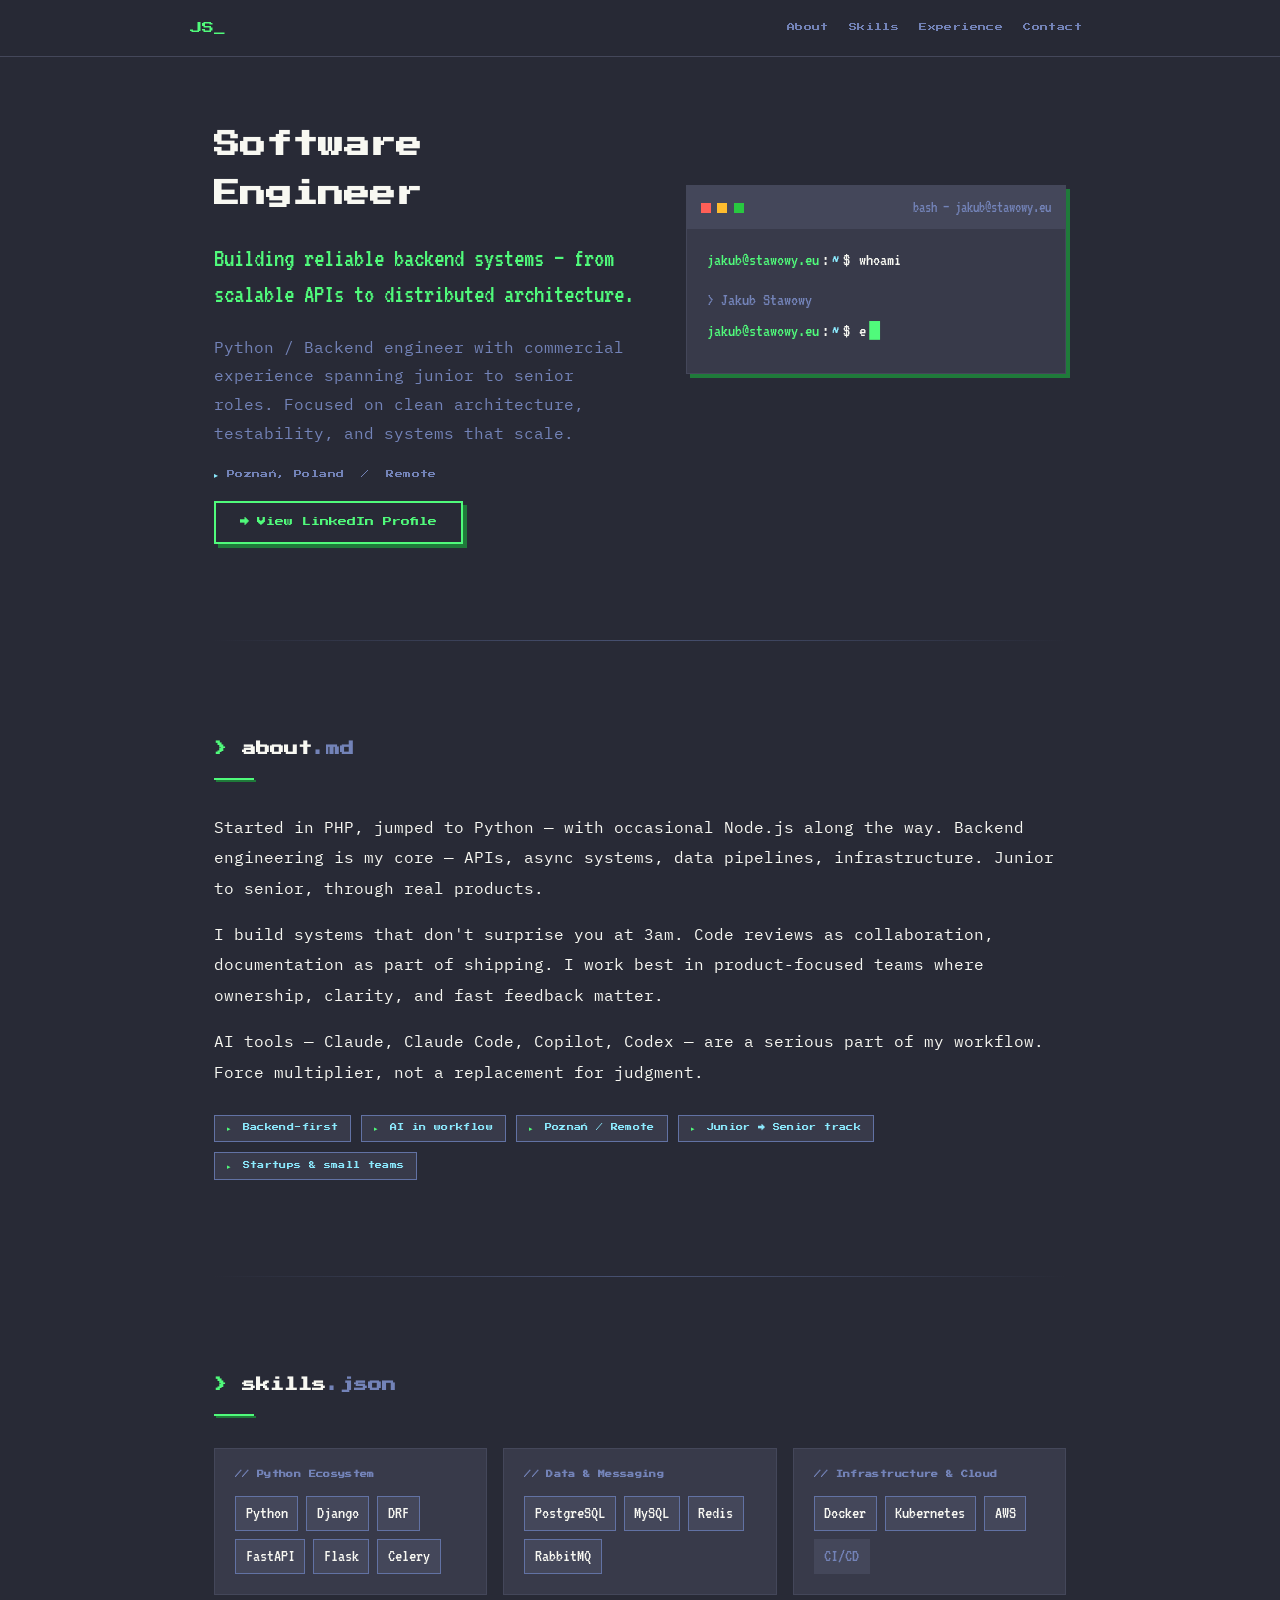
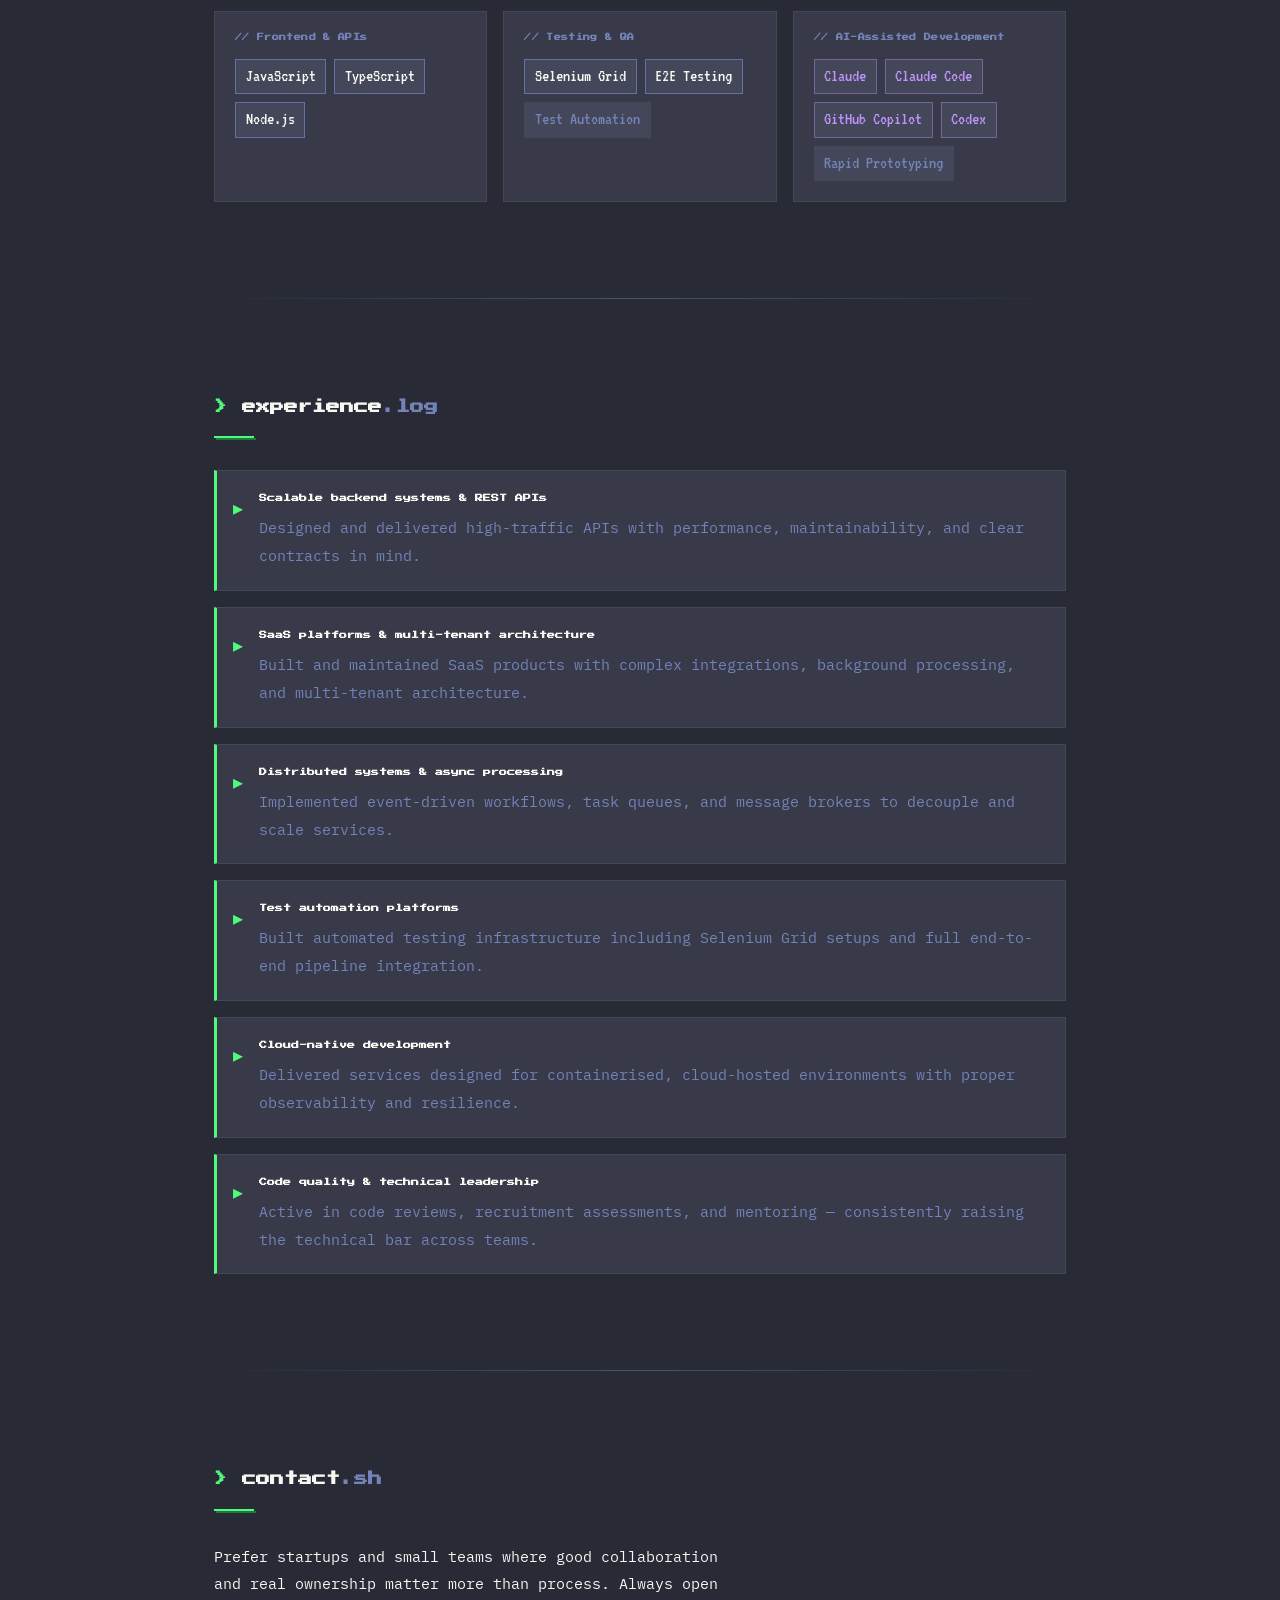
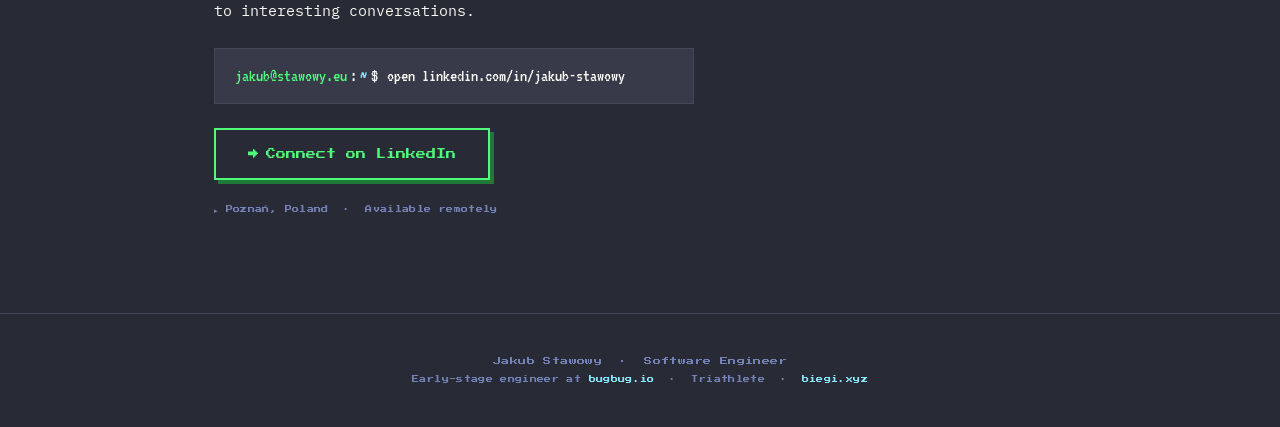
<file: index.html>
<!DOCTYPE html>
<html lang="en">
<head>
  <meta charset="UTF-8">
  <meta name="viewport" content="width=device-width, initial-scale=1.0">
  <title>Jakub Stawowy | Software Engineer</title>
  <meta name="description" content="Python / Backend Software Engineer based in Poznań, Poland. Scalable backend systems, SaaS platforms, distributed architecture, cloud-native development.">
  <meta name="robots" content="index, follow">
  <meta name="author" content="Jakub Stawowy">
  <meta name="keywords" content="programista Python, backend developer, software engineer Poznań, programista zdalnie, Python developer Poland">
  <link rel="canonical" href="https://stawowy.eu/">

  <meta property="og:type" content="website">
  <meta property="og:url" content="https://stawowy.eu/">
  <meta property="og:title" content="Jakub Stawowy | Software Engineer">
  <meta property="og:description" content="Python / Backend Software Engineer. Scalable backends, SaaS, distributed systems, cloud-native. Based in Poznań, available remotely.">
  <meta property="og:site_name" content="Jakub Stawowy">
  <meta property="og:locale" content="en_US">
  <meta property="og:image" content="https://stawowy.eu/og-image.png">
  <meta property="og:image:width" content="1200">
  <meta property="og:image:height" content="630">
  <meta name="twitter:image" content="https://stawowy.eu/og-image.png">

  <meta name="twitter:card" content="summary">
  <meta name="twitter:title" content="Jakub Stawowy | Software Engineer">
  <meta name="twitter:description" content="Python / Backend Software Engineer. Scalable backends, SaaS, distributed systems, cloud-native.">

  <link rel="icon" type="image/svg+xml" href="favicon.svg">

  <link rel="preconnect" href="https://fonts.googleapis.com">
  <link rel="preconnect" href="https://fonts.gstatic.com" crossorigin>
  <link href="https://fonts.googleapis.com/css2?family=IBM+Plex+Mono:wght@400;500&family=Press+Start+2P&family=VT323&display=swap" rel="stylesheet">

  <link rel="stylesheet" href="styles.css">

  <script type="application/ld+json">
  {
    "@context": "https://schema.org",
    "@type": "Person",
    "name": "Jakub Stawowy",
    "jobTitle": "Software Engineer",
    "url": "https://stawowy.eu/",
    "sameAs": ["https://www.linkedin.com/in/jakub-stawowy/"],
    "address": {
      "@type": "PostalAddress",
      "addressLocality": "Poznań",
      "addressCountry": "PL"
    },
    "knowsAbout": [
      "Python", "Django", "Django REST Framework", "FastAPI", "Flask",
      "Celery", "RabbitMQ", "Redis", "PostgreSQL", "MySQL",
      "Docker", "Kubernetes", "AWS", "JavaScript", "TypeScript", "Node.js",
      "Selenium Grid", "E2E Testing", "CI/CD",
      "Backend Development", "Distributed Systems", "SaaS Architecture",
      "Cloud-native Development", "Test Automation"
    ],
    "description": "Python / Backend Software Engineer with commercial experience from junior to senior level. Based in Poznań, Poland. Available for remote work."
  }
  </script>
</head>
<body>
  <a href="#main-content" class="skip-link">Skip to main content</a>

  <header role="banner">
    <nav role="navigation" aria-label="Main navigation">
      <a href="#hero" class="nav-brand" aria-label="Jakub Stawowy — back to top">
        <span class="brand-text">JS</span><span class="brand-cursor" aria-hidden="true">_</span>
      </a>
      <ul class="nav-links" role="list">
        <li><a href="#about">About</a></li>
        <li><a href="#skills">Skills</a></li>
        <li><a href="#experience">Experience</a></li>
        <li><a href="#contact">Contact</a></li>
      </ul>
    </nav>
  </header>

  <main id="main-content" role="main">

    <section id="hero" aria-labelledby="hero-heading">
      <div class="hero-content">
        <h1 id="hero-heading">Software<br>Engineer</h1>
        <p class="hero-tagline">Building reliable backend systems — from scalable APIs to distributed architecture.</p>
        <p class="hero-desc">
          Python / Backend engineer with commercial experience spanning junior to senior roles.
          Focused on clean architecture, testability, and systems that scale.
        </p>
        <p class="hero-location" aria-label="Location: Poznań, Poland. Available for remote work.">
          <span aria-hidden="true">▸</span> Poznań, Poland &nbsp;/&nbsp; Remote
        </p>
        <a
          href="https://www.linkedin.com/in/jakub-stawowy/"
          class="btn-primary"
          target="_blank"
          rel="noopener noreferrer"
          aria-label="View Jakub Stawowy's LinkedIn profile (opens in new tab)"
        >
          <span aria-hidden="true">→</span> View LinkedIn Profile
        </a>
      </div>

      <div class="terminal-window" aria-hidden="true">
        <div class="terminal-bar">
          <span class="terminal-dot dot-red"></span>
          <span class="terminal-dot dot-yellow"></span>
          <span class="terminal-dot dot-green"></span>
          <span class="terminal-title">bash — jakub@stawowy.eu</span>
        </div>
        <div class="terminal-body">
          <div id="terminal-lines"></div>
        </div>
      </div>
    </section>

    <section id="about" aria-labelledby="about-heading">
      <div class="section-header">
        <h2 id="about-heading">
          <span class="section-prefix" aria-hidden="true">&gt;&nbsp;</span>about<span class="section-ext">.md</span>
        </h2>
      </div>
      <div class="section-content">
        <div class="about-text">
          <p>
            Started in PHP, jumped to Python — with occasional Node.js along the way. Backend engineering is my core — APIs, async systems, data pipelines, infrastructure. Junior to senior, through real products.
          </p>
          <p>
            I build systems that don't surprise you at 3am. Code reviews as collaboration, documentation as part of shipping. I work best in product-focused teams where ownership, clarity, and fast feedback matter.
          </p>
          <p>
            AI tools — Claude, Claude Code, Copilot, Codex — are a serious part of my workflow. Force multiplier, not a replacement for judgment.
          </p>
        </div>
        <div class="about-badges" role="list" aria-label="Profile highlights">
          <div class="badge" role="listitem"><span class="badge-icon" aria-hidden="true">▸</span> Backend-first</div>
          <div class="badge" role="listitem"><span class="badge-icon" aria-hidden="true">▸</span> AI in workflow</div>
          <div class="badge" role="listitem"><span class="badge-icon" aria-hidden="true">▸</span> Poznań / Remote</div>
          <div class="badge" role="listitem"><span class="badge-icon" aria-hidden="true">▸</span> Junior → Senior track</div>
          <div class="badge" role="listitem"><span class="badge-icon" aria-hidden="true">▸</span> Startups &amp; small teams</div>
        </div>
      </div>
    </section>

    <section id="skills" aria-labelledby="skills-heading">
      <div class="section-header">
        <h2 id="skills-heading">
          <span class="section-prefix" aria-hidden="true">&gt;&nbsp;</span>skills<span class="section-ext">.json</span>
        </h2>
      </div>
      <div class="section-content">
        <div class="skills-groups">

          <div class="skills-group">
            <h3 class="group-label"><span aria-hidden="true">// </span>Python Ecosystem</h3>
            <div class="tags" role="list" aria-label="Python ecosystem technologies">
              <span class="tag" role="listitem">Python</span>
              <span class="tag" role="listitem">Django</span>
              <span class="tag" role="listitem">DRF</span>
              <span class="tag" role="listitem">FastAPI</span>
              <span class="tag" role="listitem">Flask</span>
              <span class="tag" role="listitem">Celery</span>
            </div>
          </div>

          <div class="skills-group">
            <h3 class="group-label"><span aria-hidden="true">// </span>Data &amp; Messaging</h3>
            <div class="tags" role="list" aria-label="Data and messaging technologies">
              <span class="tag" role="listitem">PostgreSQL</span>
              <span class="tag" role="listitem">MySQL</span>
              <span class="tag" role="listitem">Redis</span>
              <span class="tag" role="listitem">RabbitMQ</span>
            </div>
          </div>

          <div class="skills-group">
            <h3 class="group-label"><span aria-hidden="true">// </span>Infrastructure &amp; Cloud</h3>
            <div class="tags" role="list" aria-label="Infrastructure and cloud technologies">
              <span class="tag" role="listitem">Docker</span>
              <span class="tag" role="listitem">Kubernetes</span>
              <span class="tag" role="listitem">AWS</span>
              <span class="tag tag-secondary" role="listitem">CI/CD</span>
            </div>
          </div>

          <div class="skills-group">
            <h3 class="group-label"><span aria-hidden="true">// </span>Frontend &amp; APIs</h3>
            <div class="tags" role="list" aria-label="Frontend and API technologies">
              <span class="tag" role="listitem">JavaScript</span>
              <span class="tag" role="listitem">TypeScript</span>
              <span class="tag" role="listitem">Node.js</span>
            </div>
          </div>

          <div class="skills-group">
            <h3 class="group-label"><span aria-hidden="true">// </span>Testing &amp; QA</h3>
            <div class="tags" role="list" aria-label="Testing and QA technologies">
              <span class="tag" role="listitem">Selenium Grid</span>
              <span class="tag" role="listitem">E2E Testing</span>
              <span class="tag tag-secondary" role="listitem">Test Automation</span>
            </div>
          </div>

          <div class="skills-group skills-group--ai">
            <h3 class="group-label"><span aria-hidden="true">// </span>AI-Assisted Development</h3>
            <div class="tags" role="list" aria-label="AI development tools">
              <span class="tag tag-ai" role="listitem">Claude</span>
              <span class="tag tag-ai" role="listitem">Claude Code</span>
              <span class="tag tag-ai" role="listitem">GitHub Copilot</span>
              <span class="tag tag-ai" role="listitem">Codex</span>
              <span class="tag tag-secondary" role="listitem">Rapid Prototyping</span>
            </div>
          </div>

        </div>
      </div>
    </section>

    <section id="experience" aria-labelledby="experience-heading">
      <div class="section-header">
        <h2 id="experience-heading">
          <span class="section-prefix" aria-hidden="true">&gt;&nbsp;</span>experience<span class="section-ext">.log</span>
        </h2>
      </div>
      <div class="section-content">
        <ul class="highlights" role="list">
          <li>
            <span class="hi-icon" aria-hidden="true">▸</span>
            <div>
              <strong>Scalable backend systems &amp; REST APIs</strong>
              <p>Designed and delivered high-traffic APIs with performance, maintainability, and clear contracts in mind.</p>
            </div>
          </li>
          <li>
            <span class="hi-icon" aria-hidden="true">▸</span>
            <div>
              <strong>SaaS platforms &amp; multi-tenant architecture</strong>
              <p>Built and maintained SaaS products with complex integrations, background processing, and multi-tenant architecture.</p>
            </div>
          </li>
          <li>
            <span class="hi-icon" aria-hidden="true">▸</span>
            <div>
              <strong>Distributed systems &amp; async processing</strong>
              <p>Implemented event-driven workflows, task queues, and message brokers to decouple and scale services.</p>
            </div>
          </li>
          <li>
            <span class="hi-icon" aria-hidden="true">▸</span>
            <div>
              <strong>Test automation platforms</strong>
              <p>Built automated testing infrastructure including Selenium Grid setups and full end-to-end pipeline integration.</p>
            </div>
          </li>
          <li>
            <span class="hi-icon" aria-hidden="true">▸</span>
            <div>
              <strong>Cloud-native development</strong>
              <p>Delivered services designed for containerised, cloud-hosted environments with proper observability and resilience.</p>
            </div>
          </li>
          <li>
            <span class="hi-icon" aria-hidden="true">▸</span>
            <div>
              <strong>Code quality &amp; technical leadership</strong>
              <p>Active in code reviews, recruitment assessments, and mentoring — consistently raising the technical bar across teams.</p>
            </div>
          </li>
        </ul>
      </div>
    </section>

    <section id="contact" aria-labelledby="contact-heading">
      <div class="section-header">
        <h2 id="contact-heading">
          <span class="section-prefix" aria-hidden="true">&gt;&nbsp;</span>contact<span class="section-ext">.sh</span>
        </h2>
      </div>
      <div class="section-content contact-content">
        <p class="contact-desc">
          Prefer startups and small teams where good collaboration and real ownership matter more than process. Always open to interesting conversations.
        </p>
        <div class="contact-terminal" aria-hidden="true">
          <span class="t-prompt">jakub@stawowy.eu</span><span class="t-sep">:</span><span class="t-dir">~</span><span class="t-dollar">$</span>
          <span class="t-cmd">open linkedin.com/in/jakub-stawowy</span>
        </div>
        <a
          href="https://www.linkedin.com/in/jakub-stawowy/"
          class="btn-primary btn-large"
          target="_blank"
          rel="noopener noreferrer"
          aria-label="Connect with Jakub Stawowy on LinkedIn (opens in new tab)"
        >
          <span aria-hidden="true">→</span> Connect on LinkedIn
        </a>
        <p class="contact-location">
          <span aria-hidden="true">▸</span> Poznań, Poland &nbsp;&middot;&nbsp; Available remotely
        </p>
      </div>
    </section>

  </main>

  <footer role="contentinfo">
    <div class="footer-content">
      <p class="footer-brand">Jakub Stawowy &nbsp;<span aria-hidden="true">&middot;</span>&nbsp; Software Engineer</p>
      <p class="footer-hobby">
        Early-stage engineer at
        <a href="https://bugbug.io" target="_blank" rel="noopener noreferrer" aria-label="bugbug.io — test automation startup (opens in new tab)">bugbug.io</a>
        &nbsp;<span aria-hidden="true">&middot;</span>&nbsp;
        Triathlete &nbsp;<span aria-hidden="true">&middot;</span>&nbsp;
        <a href="https://biegi.xyz" target="_blank" rel="noopener noreferrer" aria-label="Jakub's running and triathlon site (opens in new tab)">biegi.xyz</a>
      </p>
    </div>
  </footer>

  <button class="back-to-top" id="back-to-top" aria-label="Back to top" hidden>▲</button>

  <script src="script.js"></script>
</body>
</html>
</file>
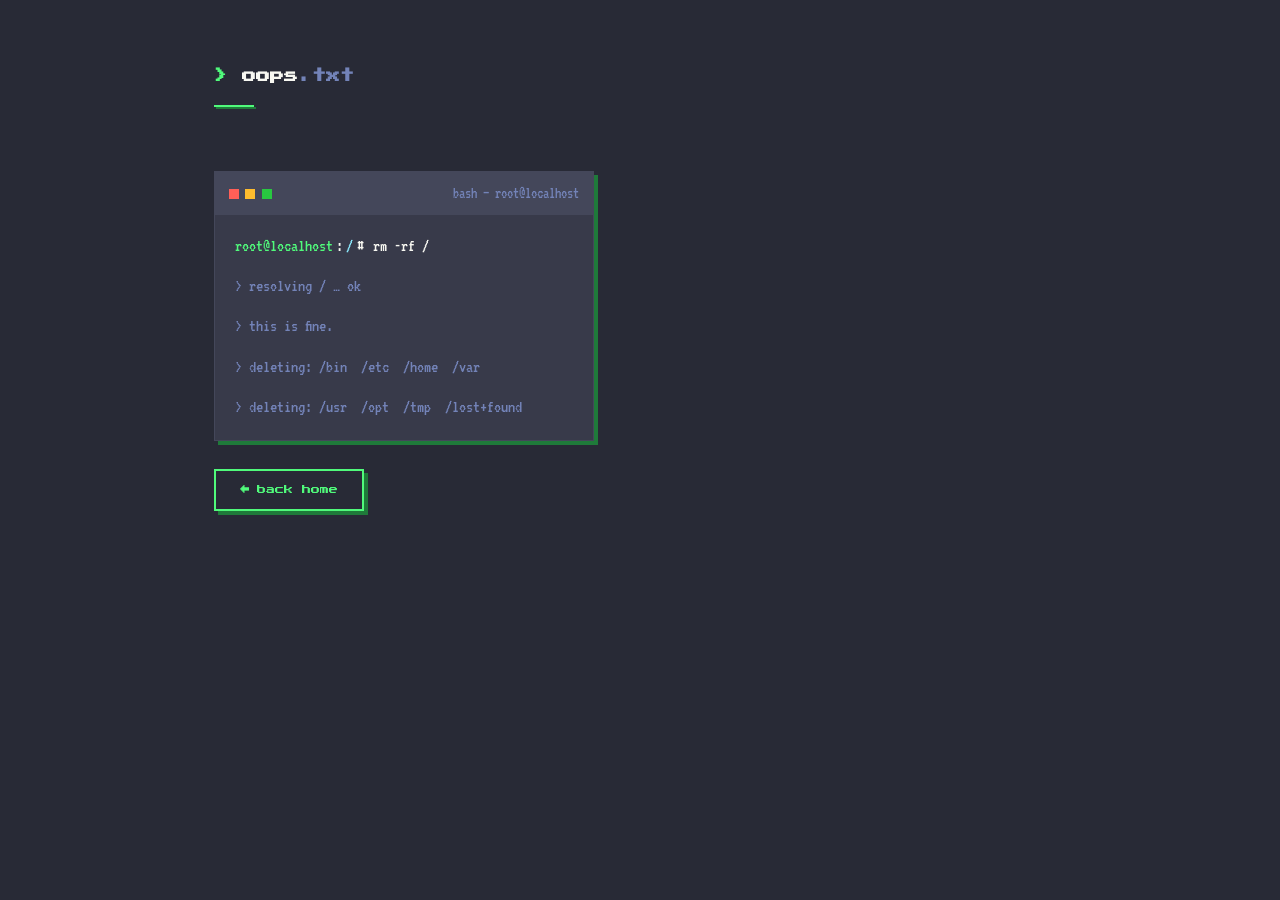
<file: oops/index.html>
<!DOCTYPE html>
<html lang="en">
<head>
  <meta charset="UTF-8">
  <meta name="viewport" content="width=device-width, initial-scale=1.0">
  <title>oops | Jakub Stawowy</title>
  <meta name="description" content="You pressed Enter. Totally real deletion succeeded (simulated).">
  <meta name="robots" content="noindex, nofollow">

  <link rel="icon" type="image/svg+xml" href="../favicon.svg">
  <link rel="stylesheet" href="../styles.css">
</head>
<body>
  <main role="main" style="max-width: 900px; margin: 0 auto; padding: 4rem 1.5rem;">
    <section style="border-bottom: none; padding: 0;">
      <div class="section-header" style="margin-bottom: 1.5rem;">
        <h2>
          <span class="section-prefix" aria-hidden="true">&gt;&nbsp;</span>oops<span class="section-ext">.txt</span>
        </h2>
      </div>

      <div class="terminal-window" style="max-width: 720px;">
        <div class="terminal-bar">
          <span class="terminal-dot dot-red"></span>
          <span class="terminal-dot dot-yellow"></span>
          <span class="terminal-dot dot-green"></span>
          <span class="terminal-title">bash — root@localhost</span>
        </div>
        <div class="terminal-body">
          <div id="oops-log" aria-live="polite"></div>
          <noscript>
            <div class="terminal-output">> JavaScript is disabled.</div>
          </noscript>
        </div>
      </div>

      <div style="margin-top: 1.75rem; display: flex; gap: 0.75rem; flex-wrap: wrap;">
        <a class="btn-primary" href="/" aria-label="Go back to the homepage">
          <span aria-hidden="true">←</span> back home
        </a>
      </div>
    </section>
  </main>

  <script>
    (function () {
      var s = document.createElement('script');
      s.src = './oops.js';
      s.onerror = function () {
        var s2 = document.createElement('script');
        s2.src = '/oops/oops.js';
        document.body.appendChild(s2);
      };
      document.body.appendChild(s);
    })();
  </script>
</body>
</html>
</file>
<file: styles.css>
@import url('https://fonts.googleapis.com/css2?family=IBM+Plex+Mono:wght@400;500&family=Press+Start+2P&family=VT323&display=swap');

:root {
  --bg:          #282a36;
  --surface:     #383a4a;
  --surface-2:   #44475a;
  --accent:      #50fa7b;
  --accent-dim:  #1f7a3a;
  --accent-blue: #8be9fd;
  --blue-dim:    #2a6a7a;
  --text:        #f8f8f2;
  --muted:       #7383b8;
  --border:      #44475a;
  --border-hi:   #6272a4;

  --font-pixel:    'Press Start 2P', monospace;
  --font-terminal: 'VT323', monospace;
  --font-body:     'IBM Plex Mono', monospace;

  --shadow-px:       4px 4px 0 var(--accent-dim);
  --shadow-px-hover: 6px 6px 0 var(--accent-dim);

  --max-w:  900px;
  --gap-lg: 5rem;
  --pad-x:  1.5rem;
}

*, *::before, *::after {
  box-sizing: border-box;
  margin: 0;
  padding: 0;
}

html { scroll-behavior: smooth; }

body {
  background-color: var(--bg);
  color: var(--text);
  font-family: var(--font-body);
  font-size: 1rem;
  line-height: 1.7;
  min-height: 100vh;
}

@media (prefers-reduced-motion: reduce) {
  html { scroll-behavior: auto; }
  *, *::before, *::after {
    animation-duration: 0.01ms !important;
    animation-iteration-count: 1 !important;
    transition-duration: 0.01ms !important;
  }
}

.skip-link {
  position: absolute;
  top: -100%;
  left: 1rem;
  background: var(--accent);
  color: var(--bg);
  padding: 0.5rem 1rem;
  font-family: var(--font-pixel);
  font-size: 0.625rem;
  line-height: 1.6;
  text-decoration: none;
  z-index: 9999;
}

.skip-link:focus { top: 0.5rem; }

:focus-visible {
  outline: 2px solid var(--accent);
  outline-offset: 3px;
}

header {
  position: sticky;
  top: 0;
  z-index: 100;
  background: rgba(40, 42, 54, 0.96);
  border-bottom: 1px solid var(--border);
  padding: 0 var(--pad-x);
  backdrop-filter: blur(6px);
}

nav {
  display: flex;
  align-items: center;
  justify-content: space-between;
  max-width: var(--max-w);
  margin: 0 auto;
  height: 3.5rem;
  gap: 1rem;
}

.nav-brand {
  font-family: var(--font-pixel);
  font-size: 0.75rem;
  color: var(--accent);
  white-space: nowrap;
  flex-shrink: 0;
  text-decoration: none;
  transition: opacity 0.15s;
}

.nav-brand:hover { opacity: 0.75; }

.brand-cursor { animation: blink 1s step-end infinite; }

.nav-links {
  display: flex;
  list-style: none;
  gap: 0.25rem;
  flex-wrap: wrap;
  justify-content: flex-end;
}

.nav-links a {
  color: var(--muted);
  text-decoration: none;
  font-family: var(--font-pixel);
  font-size: 0.5rem;
  letter-spacing: 0.05em;
  padding: 0.375rem 0.5rem;
  transition: color 0.15s, background-color 0.15s, box-shadow 0.15s, transform 0.1s ease;
  display: block;
}

.nav-links a:hover { color: var(--accent); }

main {
  max-width: var(--max-w);
  margin: 0 auto;
  padding: 0 var(--pad-x);
}

section {
  padding: var(--gap-lg) 0;
  border-bottom: 1px solid transparent;
  border-image: linear-gradient(
    90deg,
    rgba(98, 114, 164, 0),
    rgba(98, 114, 164, 0.55),
    rgba(98, 114, 164, 0)
  ) 1;
}

section:last-child { border-bottom: none; }

.nav-links a:focus-visible {
  color: var(--accent);
  background-color: rgba(80, 250, 123, 0.10);
  box-shadow: 2px 2px 0 var(--accent-dim);
  border-radius: 4px;
  transform: translate(-1px, -1px);
}

.section-header { margin-bottom: 2rem; }

.section-header h2 {
  font-family: var(--font-pixel);
  font-size: clamp(0.625rem, 2vw, 0.875rem);
  color: var(--text);
  line-height: 1.8;
}

.section-prefix { color: var(--accent); }
.section-ext    { color: var(--muted); }

.section-header::after {
  content: '';
  display: block;
  width: 2.5rem;
  height: 2px;
  background: var(--accent);
  margin-top: 1rem;
  box-shadow: 2px 2px 0 var(--accent-dim);
}

.btn-primary {
  display: inline-flex;
  align-items: center;
  gap: 0.5rem;
  background: transparent;
  color: var(--accent);
  border: 2px solid var(--accent);
  padding: 0.75rem 1.5rem;
  font-family: var(--font-pixel);
  font-size: 0.5625rem;
  line-height: 1.6;
  text-decoration: none;
  box-shadow: var(--shadow-px);
  transition: transform 0.1s ease, box-shadow 0.1s ease, background-color 0.15s ease;
  width: fit-content;
}

.btn-primary:hover {
  transform: translate(-2px, -2px);
  box-shadow: var(--shadow-px-hover);
  background-color: rgba(80, 250, 123, 0.07);
}

.btn-primary:active {
  transform: translate(2px, 2px);
  box-shadow: none;
}

.btn-large { padding: 1rem 2rem; font-size: 0.625rem; }

#hero {
  padding-top: 4rem;
  display: flex;
  flex-direction: column;
  gap: 2.5rem;
}

.hero-content {
  display: flex;
  flex-direction: column;
  gap: 1.25rem;
}

#hero h1 {
  font-family: var(--font-pixel);
  font-size: clamp(1rem, 4.5vw, 1.625rem);
  color: var(--text);
  line-height: 1.9;
}

.hero-tagline {
  font-family: var(--font-terminal);
  font-size: clamp(1.25rem, 3vw, 1.625rem);
  color: var(--accent);
  line-height: 1.4;
  max-width: 560px;
}

.hero-desc {
  font-family: var(--font-body);
  font-size: clamp(0.875rem, 2vw, 1rem);
  color: var(--muted);
  max-width: 520px;
  line-height: 1.8;
}

.hero-location {
  font-family: var(--font-pixel);
  font-size: 0.5rem;
  color: var(--muted);
  letter-spacing: 0.05em;
}

.hero-location span { color: var(--accent-blue); }

.terminal-window {
  background: var(--surface);
  border: 1px solid var(--border);
  box-shadow: var(--shadow-px);
  overflow: hidden;
  width: 100%;
  max-width: 500px;
}

.terminal-bar {
  background: var(--border);
  padding: 0.5rem 0.875rem;
  display: flex;
  align-items: center;
  gap: 0.4rem;
}

.terminal-dot {
  width: 10px;
  height: 10px;
  border-radius: 0;
  display: inline-block;
  flex-shrink: 0;
}

.dot-red    { background: #ff5f57; }
.dot-yellow { background: #febc2e; }
.dot-green  { background: #28c840; }

.terminal-title {
  font-family: var(--font-terminal);
  font-size: 1rem;
  color: var(--muted);
  margin-left: auto;
}

.terminal-body {
  padding: 1rem 1.25rem;
  min-height: 9rem;
}

.terminal-line {
  font-family: var(--font-terminal);
  font-size: 1.125rem;
  display: flex;
  align-items: baseline;
  gap: 0.2rem;
  flex-wrap: wrap;
}

.t-prompt { color: var(--accent); }
.t-sep    { color: var(--text); }
.t-dir    { color: var(--accent-blue); }
.t-dollar { color: var(--text); margin-right: 0.4rem; }
.t-cmd    { color: var(--text); }

.terminal-output {
  font-family: var(--font-terminal);
  font-size: 1.125rem;
  color: var(--muted);
  margin-top: 0.5rem;
  white-space: pre;
  line-height: 1.8;
}

.cursor {
  color: var(--accent);
  font-size: 1.125rem;
  animation: blink 0.8s step-end infinite;
}

.about-text p {
  font-family: var(--font-body);
  font-size: 0.9375rem;
  color: var(--text);
  line-height: 1.85;
  margin-bottom: 1rem;
}

.about-text p:last-child { margin-bottom: 0; }

.about-badges {
  display: flex;
  flex-wrap: wrap;
  gap: 0.625rem;
  margin-top: 1.75rem;
}

.badge {
  font-family: var(--font-pixel);
  font-size: 0.4375rem;
  color: var(--accent-blue);
  border: 1px solid var(--border-hi);
  padding: 0.4rem 0.75rem;
  background: var(--surface);
  letter-spacing: 0.05em;
  line-height: 1.8;
  transition: transform 0.1s ease, box-shadow 0.15s, border-color 0.15s, background-color 0.15s;
}

.badge-icon {
  color: var(--accent);
  margin-right: 0.25rem;
}

.badge:hover {
  border-color: var(--accent-blue);
  background-color: rgba(139, 233, 253, 0.06);
  transform: translate(-1px, -1px);
  box-shadow: 2px 2px 0 var(--blue-dim);
}

.skills-groups {
  display: grid;
  grid-template-columns: 1fr;
  gap: 1rem;
}

.skills-group {
  background: var(--surface);
  border: 1px solid var(--border);
  padding: 1.25rem;
  transition: border-color 0.15s;
}

.skills-group:hover { border-color: var(--border-hi); }

.group-label {
  font-family: var(--font-pixel);
  font-size: 0.4375rem;
  color: var(--muted);
  margin-bottom: 0.875rem;
  letter-spacing: 0.05em;
  line-height: 1.8;
}

.tags {
  display: flex;
  flex-wrap: wrap;
  gap: 0.5rem;
}

.tag {
  font-family: var(--font-terminal);
  font-size: 1.125rem;
  color: var(--text);
  background: var(--surface-2);
  border: 1px solid var(--border-hi);
  padding: 0.2rem 0.6rem;
  line-height: 1.5;
  transition: border-color 0.15s, color 0.15s, transform 0.1s ease, box-shadow 0.15s, background-color 0.15s;
  cursor: default;
}

.tag:hover {
  border-color: var(--accent);
  color: var(--accent);
  background-color: rgba(80, 250, 123, 0.07);
  transform: translate(-1px, -1px);
  box-shadow: 2px 2px 0 var(--accent-dim);
}

.tag-secondary {
  color: var(--muted);
  border-color: var(--border);
}

.tag-ai {
  color: #bd93f9;
  border-color: rgba(189, 147, 249, 0.4);
}

.tag-ai:hover {
  color: #bd93f9;
  border-color: #bd93f9;
  background-color: rgba(189, 147, 249, 0.08);
  transform: translate(-1px, -1px);
  box-shadow: 2px 2px 0 rgba(189, 147, 249, 0.35);
}

.highlights {
  list-style: none;
  display: flex;
  flex-direction: column;
  gap: 1rem;
}

.highlights li {
  display: flex;
  gap: 1rem;
  align-items: flex-start;
  background: var(--surface);
  border: 1px solid var(--border);
  border-left: 3px solid var(--accent);
  padding: 1.25rem 1.25rem 1.25rem 1rem;
  transition: border-color 0.15s;
}

.highlights li:hover {
  border-color: var(--border-hi);
  border-left-color: var(--accent);
}

.hi-icon {
  color: var(--accent);
  font-size: 1.25rem;
  line-height: 1.8;
  flex-shrink: 0;
  font-family: var(--font-terminal);
}

.highlights li strong {
  display: block;
  font-family: var(--font-pixel);
  font-size: 0.5rem;
  color: var(--text);
  margin-bottom: 0.5rem;
  line-height: 1.9;
}

.highlights li p {
  font-family: var(--font-body);
  font-size: 0.875rem;
  color: var(--muted);
  line-height: 1.75;
}

.contact-content {
  display: flex;
  flex-direction: column;
  gap: 1.5rem;
  align-items: flex-start;
}

.contact-desc {
  font-family: var(--font-body);
  font-size: 0.9375rem;
  color: var(--text);
  max-width: 520px;
  line-height: 1.8;
}

.contact-terminal {
  font-family: var(--font-terminal);
  font-size: 1.125rem;
  background: var(--surface);
  border: 1px solid var(--border);
  padding: 0.75rem 1.25rem;
  display: flex;
  flex-wrap: wrap;
  gap: 0.2rem;
  align-items: center;
  width: 100%;
  max-width: 480px;
}

.contact-location {
  font-family: var(--font-pixel);
  font-size: 0.4375rem;
  color: var(--muted);
  letter-spacing: 0.05em;
  line-height: 1.8;
}

footer {
  border-top: 1px solid var(--border);
  padding: 2.5rem var(--pad-x);
}

.footer-content {
  max-width: var(--max-w);
  margin: 0 auto;
  display: flex;
  flex-direction: column;
  align-items: center;
  text-align: center;
}

.footer-brand {
  font-family: var(--font-pixel);
  font-size: 0.5rem;
  color: var(--muted);
  letter-spacing: 0.05em;
  line-height: 1.8;
}

.footer-hobby {
  font-family: var(--font-pixel);
  font-size: 0.4375rem;
  color: var(--muted);
  letter-spacing: 0.05em;
  line-height: 1.8;
  margin-top: 0.375rem;
}

@media (min-width: 860px) {
  .about-text p {
    font-size: 1rem;
    line-height: 1.9;
  }

  .highlights li p {
    font-size: 0.9375rem;
    line-height: 1.85;
  }
}

.footer-hobby a {
  color: var(--accent-blue);
  text-decoration: none;
  transition: color 0.15s;
}

.footer-hobby a:hover { color: var(--accent); }

.back-to-top {
  position: fixed;
  bottom: 1.5rem;
  right: 1.5rem;
  width: 2.75rem;
  height: 2.75rem;
  background: var(--surface);
  color: var(--accent);
  border: 2px solid var(--accent);
  font-family: var(--font-terminal);
  font-size: 1.25rem;
  line-height: 1;
  cursor: pointer;
  box-shadow: var(--shadow-px);
  z-index: 50;
  opacity: 0;
  transform: translateY(0.75rem);
  transition: opacity 0.2s ease, transform 0.2s ease, background-color 0.15s ease, box-shadow 0.1s ease;
  display: flex;
  align-items: center;
  justify-content: center;
}

.back-to-top.visible {
  opacity: 1;
  transform: translateY(0);
}

.back-to-top:hover {
  background-color: rgba(80, 250, 123, 0.08);
  transform: translate(-2px, -2px);
  box-shadow: var(--shadow-px-hover);
}

@keyframes blink {
  0%, 100% { opacity: 1; }
  50%       { opacity: 0; }
}

@media (min-width: 640px) {
  .skills-groups { grid-template-columns: 1fr 1fr; }
}

@media (min-width: 768px) {
  #hero {
    flex-direction: row;
    align-items: flex-start;
    justify-content: space-between;
    gap: 3rem;
  }

  .hero-content {
    flex: 1 1 0;
    min-width: 0;
    order: 0;
  }

  .terminal-window {
    width: 340px;
    flex-shrink: 0;
    order: 1;
    align-self: flex-start;
    margin-top: 4rem;
  }
}

@media (min-width: 1024px) {
  :root { --gap-lg: 6rem; }
  .skills-groups  { grid-template-columns: repeat(3, 1fr); }
  .terminal-window { width: 380px; }
}
</file>
